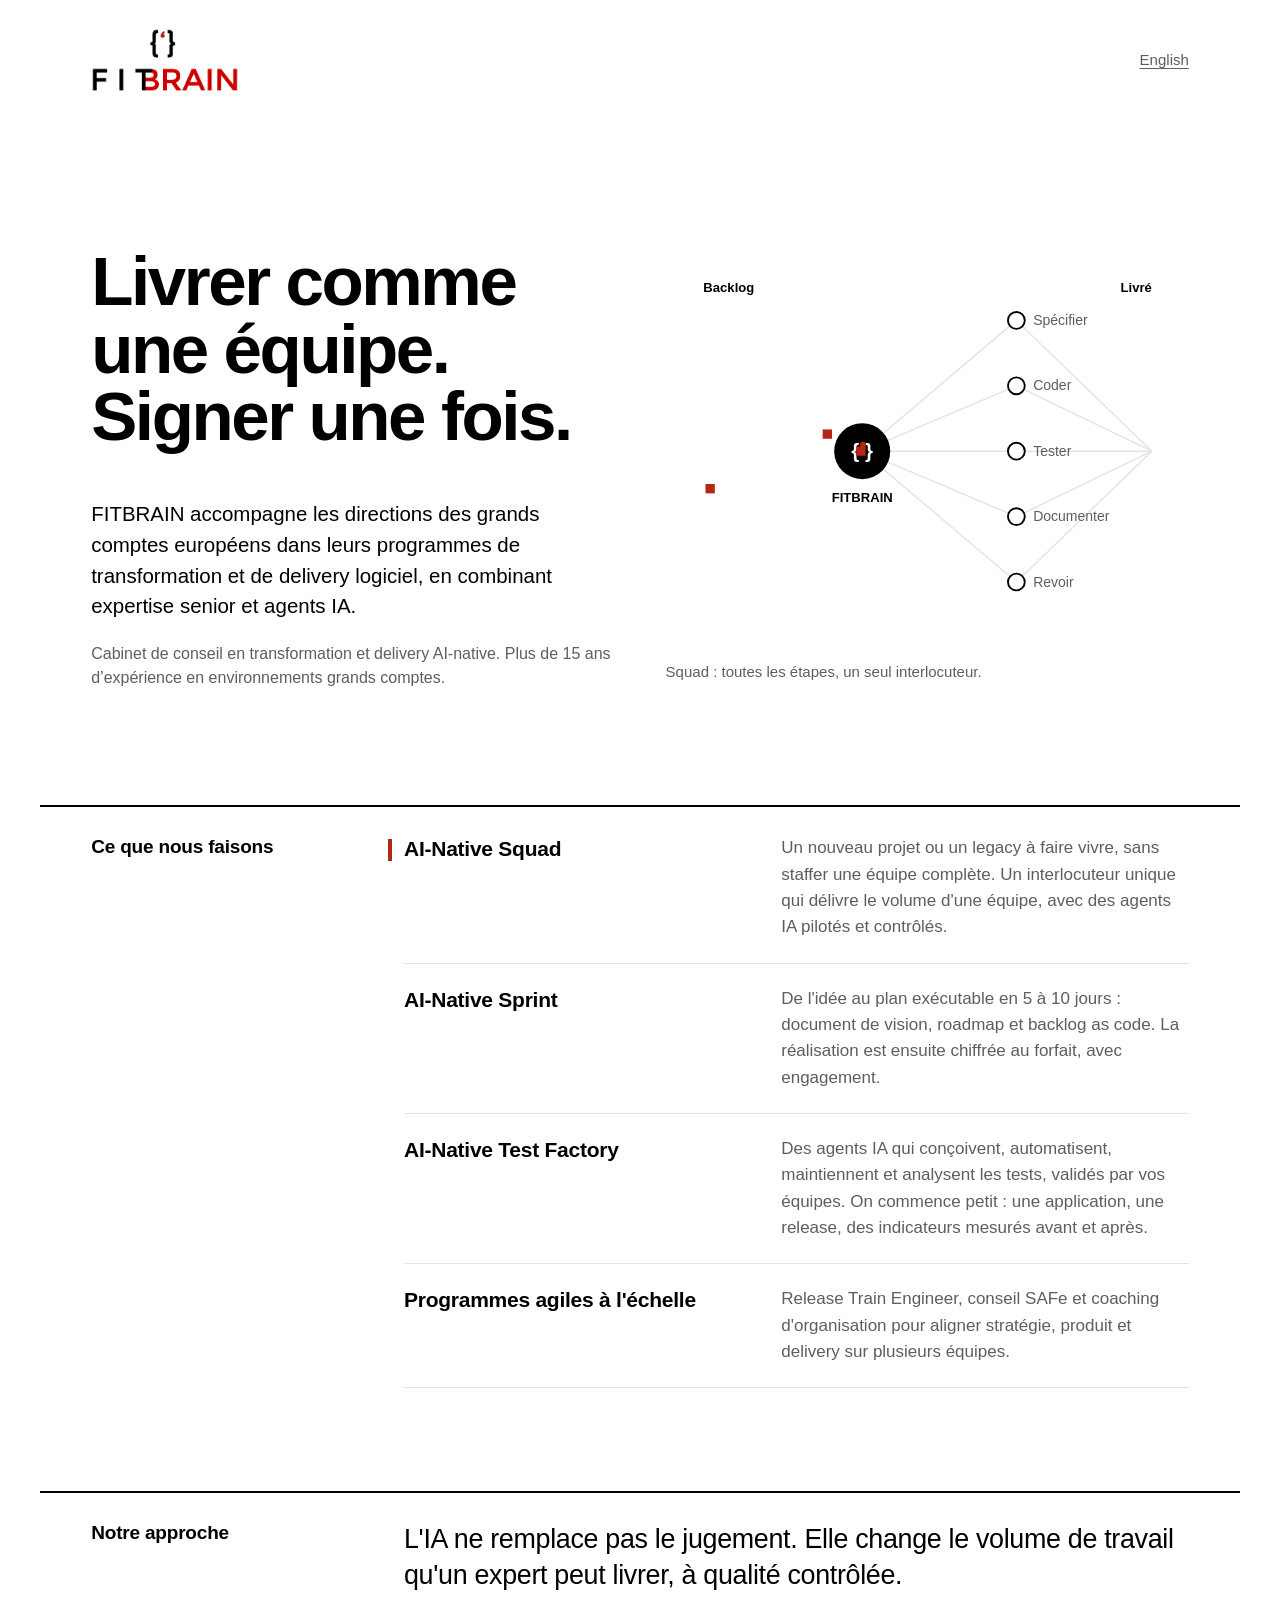
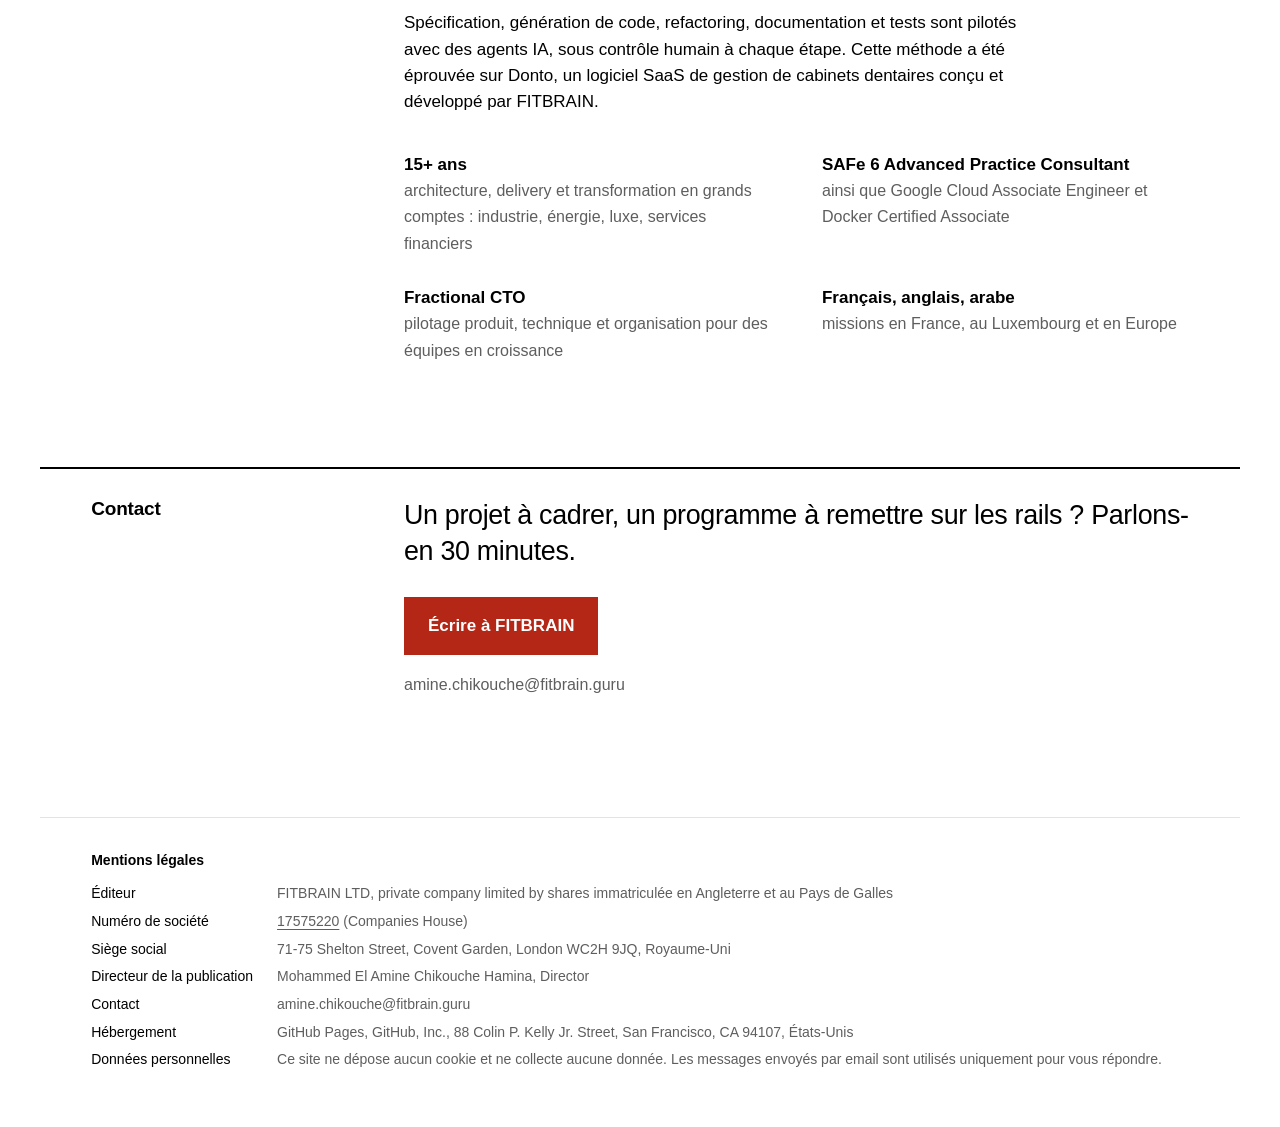
<file: index.html>
<!doctype html>
<html lang="fr">
<head>
  <meta charset="utf-8">
  <meta name="viewport" content="width=device-width, initial-scale=1">
  <title>FITBRAIN — Conseil en transformation et delivery AI-native</title>
  <meta name="description" content="FITBRAIN accompagne les grands comptes européens : pilotage de programmes à l'échelle, delivery logiciel avec agents IA, test factory AI-native.">
  <link rel="alternate" hreflang="en" href="en/index.html">
  <link rel="icon" href="favicon.ico" sizes="48x48">
  <link rel="icon" type="image/svg+xml" href="favicon.svg">
  <link rel="icon" type="image/png" sizes="96x96" href="favicon.png">
  <link rel="apple-touch-icon" href="apple-touch-icon.png">
  <link rel="stylesheet" href="style.css">
</head>
<body>
  <header class="wrap top">
    <a class="brand" href="index.html" aria-label="FITBRAIN, accueil"><img src="logo-fitbrain.png" alt="FITBRAIN" width="148" height="64"></a>
    <a class="lang" href="en/index.html" hreflang="en" lang="en">English</a>
  </header>

  <main>
    <section class="wrap hero">
      <div class="copy">
      <h1><span>Livrer comme</span><span>une équipe.</span><span>Signer une fois.</span></h1>
      <p>FITBRAIN accompagne les directions des grands comptes européens dans leurs programmes de transformation et de delivery logiciel, en combinant expertise senior et agents IA.</p>
      <p class="who">Cabinet de conseil en transformation et delivery AI-native. Plus de 15 ans d’expérience en environnements grands comptes.</p>
      </div>
      <figure class="viz">
        <svg id="flow" data-lang="fr" viewBox="0 0 560 420" role="img" aria-label="Schéma animé : des tâches passent du backlog à FITBRAIN, puis à ses agents IA, jusqu’à la livraison."></svg>
        <figcaption id="flow-caption" aria-live="polite"></figcaption>
      </figure>
    </section>

    <section class="wrap block" aria-labelledby="offres">
      <h2 id="offres">Ce que nous faisons</h2>
      <ul class="rows">
        <li data-mode="squad" tabindex="0">
          <h3>AI-Native Squad</h3>
          <p>Un nouveau projet ou un legacy à faire vivre, sans staffer une équipe complète. Un interlocuteur unique qui délivre le volume d'une équipe, avec des agents IA pilotés et contrôlés.</p>
        </li>
        <li data-mode="sprint" tabindex="0">
          <h3>AI-Native Sprint</h3>
          <p>De l'idée au plan exécutable en 5 à 10 jours : document de vision, roadmap et backlog as code. La réalisation est ensuite chiffrée au forfait, avec engagement.</p>
        </li>
        <li data-mode="tests" tabindex="0">
          <h3>AI-Native Test Factory</h3>
          <p>Des agents IA qui conçoivent, automatisent, maintiennent et analysent les tests, validés par vos équipes. On commence petit : une application, une release, des indicateurs mesurés avant et après.</p>
        </li>
        <li data-mode="safe" tabindex="0">
          <h3>Programmes agiles à l'échelle</h3>
          <p>Release Train Engineer, conseil SAFe et coaching d'organisation pour aligner stratégie, produit et delivery sur plusieurs équipes.</p>
        </li>
      </ul>
    </section>

    <section class="wrap block" aria-labelledby="approche">
      <h2 id="approche">Notre approche</h2>
      <div>
        <p class="lead">L'IA ne remplace pas le jugement. Elle change le volume de travail qu'un expert peut livrer, à qualité contrôlée.</p>
        <div class="body">
          <p>Spécification, génération de code, refactoring, documentation et tests sont pilotés avec des agents IA, sous contrôle humain à chaque étape. Cette méthode a été éprouvée sur Donto, un logiciel SaaS de gestion de cabinets dentaires conçu et développé par FITBRAIN.</p>
        </div>
        <div class="facts">
          <div><strong>15+ ans</strong><span>architecture, delivery et transformation en grands comptes : industrie, énergie, luxe, services financiers</span></div>
          <div><strong>SAFe 6 Advanced Practice Consultant</strong><span>ainsi que Google Cloud Associate Engineer et Docker Certified Associate</span></div>
          <div><strong>Fractional CTO</strong><span>pilotage produit, technique et organisation pour des équipes en croissance</span></div>
          <div><strong>Français, anglais, arabe</strong><span>missions en France, au Luxembourg et en Europe</span></div>
        </div>
      </div>
    </section>

    <section class="wrap block contact" aria-labelledby="contact">
      <h2 id="contact">Contact</h2>
      <div>
        <p class="lead">Un projet à cadrer, un programme à remettre sur les rails ? Parlons-en 30 minutes.</p>
        <a class="button" href="mailto:amine.chikouche@fitbrain.guru?subject=Prise%20de%20contact%20FITBRAIN">Écrire à FITBRAIN</a>
        <p class="alt">amine.chikouche@fitbrain.guru</p>
      </div>
    </section>
  </main>

  <footer class="wrap legal" aria-labelledby="mentions">
    <h2 id="mentions">Mentions légales</h2>
    <dl>
      <dt>Éditeur</dt><dd>FITBRAIN LTD, private company limited by shares immatriculée en Angleterre et au Pays de Galles</dd>
      <dt>Numéro de société</dt><dd><a href="https://find-and-update.company-information.service.gov.uk/company/17575220">17575220</a> (Companies House)</dd>
      <dt>Siège social</dt><dd>71-75 Shelton Street, Covent Garden, London WC2H 9JQ, Royaume-Uni</dd>
      <dt>Directeur de la publication</dt><dd>Mohammed El Amine Chikouche Hamina, Director</dd>
      <dt>Contact</dt><dd>amine.chikouche@fitbrain.guru</dd>
      <dt>Hébergement</dt><dd>GitHub Pages, GitHub, Inc., 88 Colin P. Kelly Jr. Street, San Francisco, CA 94107, États-Unis</dd>
      <dt>Données personnelles</dt><dd>Ce site ne dépose aucun cookie et ne collecte aucune donnée. Les messages envoyés par email sont utilisés uniquement pour vous répondre.</dd>
    </dl>
  </footer>
  <script src="flow.js" defer></script>
</body>
</html>
</file>
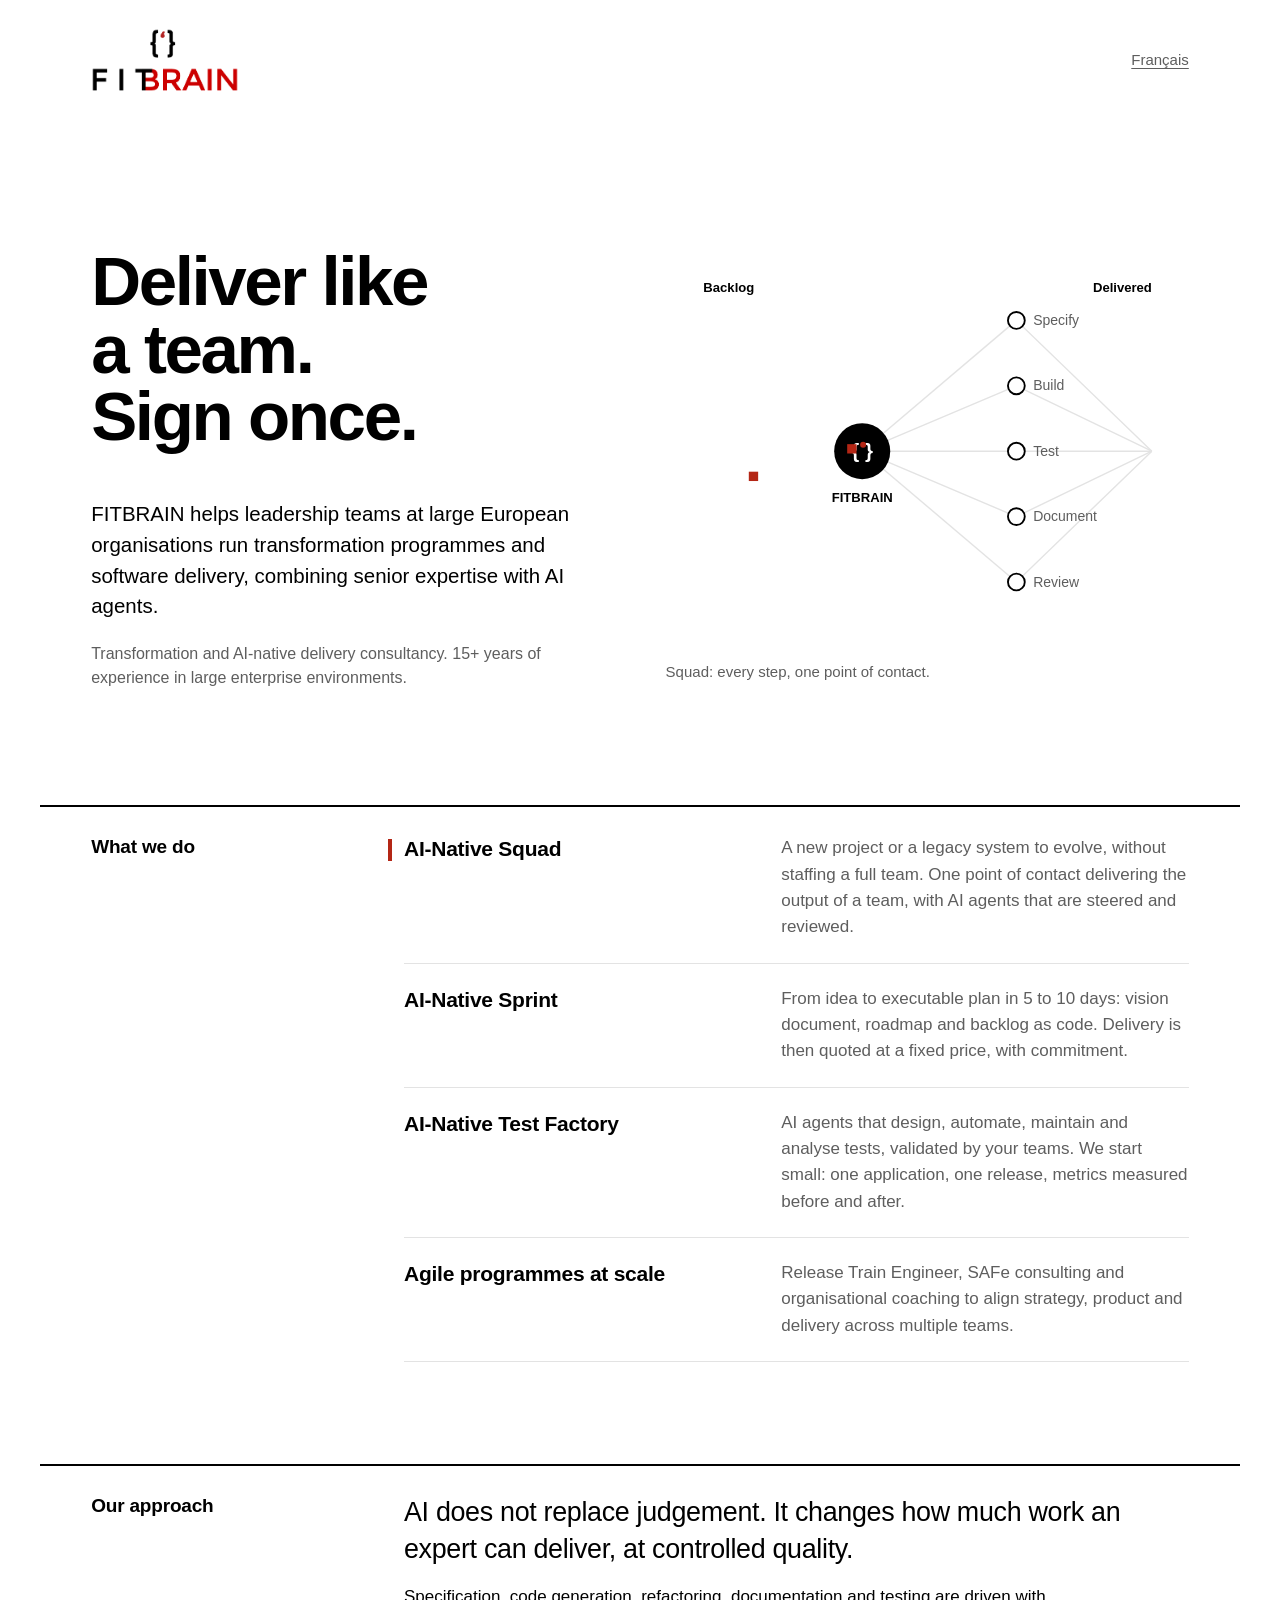
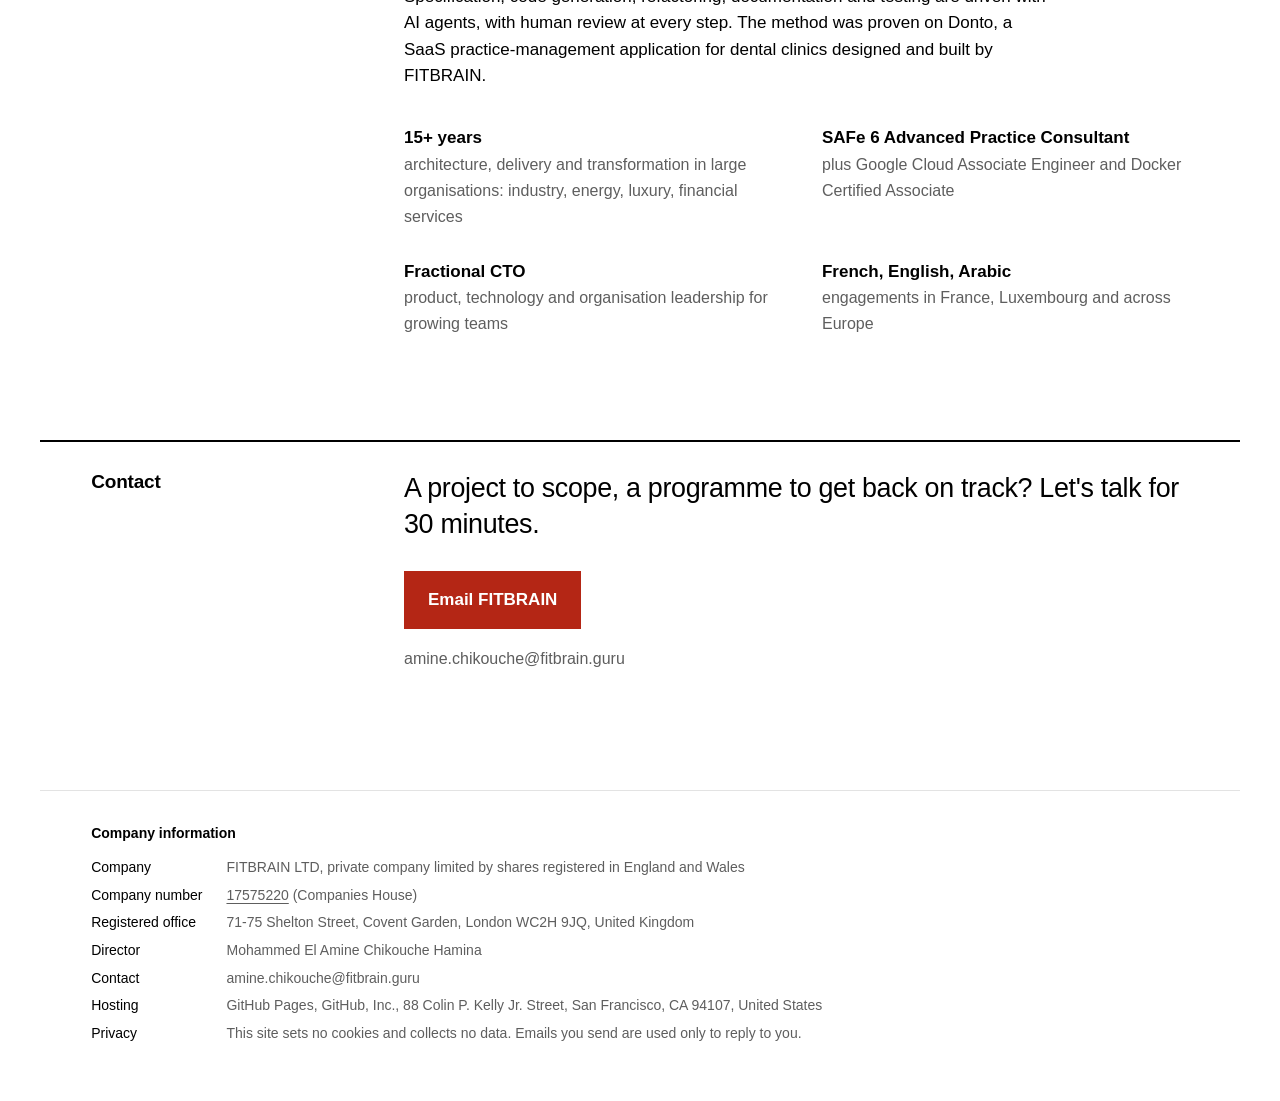
<file: en/index.html>
<!doctype html>
<html lang="en">
<head>
  <meta charset="utf-8">
  <meta name="viewport" content="width=device-width, initial-scale=1">
  <title>FITBRAIN — Transformation and AI-native delivery consultancy</title>
  <meta name="description" content="FITBRAIN supports large European organisations: programme management at scale, software delivery with AI agents, AI-native test factory.">
  <link rel="alternate" hreflang="fr" href="../index.html">
  <link rel="icon" href="../favicon.ico" sizes="48x48">
  <link rel="icon" type="image/svg+xml" href="../favicon.svg">
  <link rel="icon" type="image/png" sizes="96x96" href="../favicon.png">
  <link rel="apple-touch-icon" href="../apple-touch-icon.png">
  <link rel="stylesheet" href="../style.css">
</head>
<body>
  <header class="wrap top">
    <a class="brand" href="index.html" aria-label="FITBRAIN, home"><img src="../logo-fitbrain.png" alt="FITBRAIN" width="148" height="64"></a>
    <a class="lang" href="../index.html" hreflang="fr" lang="fr">Français</a>
  </header>

  <main>
    <section class="wrap hero">
      <div class="copy">
      <h1><span>Deliver like</span><span>a team.</span><span>Sign once.</span></h1>
      <p>FITBRAIN helps leadership teams at large European organisations run transformation programmes and software delivery, combining senior expertise with AI agents.</p>
      <p class="who">Transformation and AI-native delivery consultancy. 15+ years of experience in large enterprise environments.</p>
      </div>
      <figure class="viz">
        <svg id="flow" data-lang="en" viewBox="0 0 560 420" role="img" aria-label="Animated diagram: tasks flow from the backlog to FITBRAIN, then to its AI agents, through to delivery."></svg>
        <figcaption id="flow-caption" aria-live="polite"></figcaption>
      </figure>
    </section>

    <section class="wrap block" aria-labelledby="services">
      <h2 id="services">What we do</h2>
      <ul class="rows">
        <li data-mode="squad" tabindex="0">
          <h3>AI-Native Squad</h3>
          <p>A new project or a legacy system to evolve, without staffing a full team. One point of contact delivering the output of a team, with AI agents that are steered and reviewed.</p>
        </li>
        <li data-mode="sprint" tabindex="0">
          <h3>AI-Native Sprint</h3>
          <p>From idea to executable plan in 5 to 10 days: vision document, roadmap and backlog as code. Delivery is then quoted at a fixed price, with commitment.</p>
        </li>
        <li data-mode="tests" tabindex="0">
          <h3>AI-Native Test Factory</h3>
          <p>AI agents that design, automate, maintain and analyse tests, validated by your teams. We start small: one application, one release, metrics measured before and after.</p>
        </li>
        <li data-mode="safe" tabindex="0">
          <h3>Agile programmes at scale</h3>
          <p>Release Train Engineer, SAFe consulting and organisational coaching to align strategy, product and delivery across multiple teams.</p>
        </li>
      </ul>
    </section>

    <section class="wrap block" aria-labelledby="approach">
      <h2 id="approach">Our approach</h2>
      <div>
        <p class="lead">AI does not replace judgement. It changes how much work an expert can deliver, at controlled quality.</p>
        <div class="body">
          <p>Specification, code generation, refactoring, documentation and testing are driven with AI agents, with human review at every step. The method was proven on Donto, a SaaS practice-management application for dental clinics designed and built by FITBRAIN.</p>
        </div>
        <div class="facts">
          <div><strong>15+ years</strong><span>architecture, delivery and transformation in large organisations: industry, energy, luxury, financial services</span></div>
          <div><strong>SAFe 6 Advanced Practice Consultant</strong><span>plus Google Cloud Associate Engineer and Docker Certified Associate</span></div>
          <div><strong>Fractional CTO</strong><span>product, technology and organisation leadership for growing teams</span></div>
          <div><strong>French, English, Arabic</strong><span>engagements in France, Luxembourg and across Europe</span></div>
        </div>
      </div>
    </section>

    <section class="wrap block contact" aria-labelledby="contact">
      <h2 id="contact">Contact</h2>
      <div>
        <p class="lead">A project to scope, a programme to get back on track? Let's talk for 30 minutes.</p>
        <a class="button" href="mailto:amine.chikouche@fitbrain.guru?subject=FITBRAIN%20enquiry">Email FITBRAIN</a>
        <p class="alt">amine.chikouche@fitbrain.guru</p>
      </div>
    </section>
  </main>

  <footer class="wrap legal" aria-labelledby="legal">
    <h2 id="legal">Company information</h2>
    <dl>
      <dt>Company</dt><dd>FITBRAIN LTD, private company limited by shares registered in England and Wales</dd>
      <dt>Company number</dt><dd><a href="https://find-and-update.company-information.service.gov.uk/company/17575220">17575220</a> (Companies House)</dd>
      <dt>Registered office</dt><dd>71-75 Shelton Street, Covent Garden, London WC2H 9JQ, United Kingdom</dd>
      <dt>Director</dt><dd>Mohammed El Amine Chikouche Hamina</dd>
      <dt>Contact</dt><dd>amine.chikouche@fitbrain.guru</dd>
      <dt>Hosting</dt><dd>GitHub Pages, GitHub, Inc., 88 Colin P. Kelly Jr. Street, San Francisco, CA 94107, United States</dd>
      <dt>Privacy</dt><dd>This site sets no cookies and collects no data. Emails you send are used only to reply to you.</dd>
    </dl>
  </footer>
  <script src="../flow.js" defer></script>
</body>
</html>
</file>
<file: style.css>
:root {
  --paper: #ffffff;
  --ink: #000000;
  --grey: #5e5e5e;
  --rule: #e3e3e3;
  --red: #b42615;
  --font: "Helvetica Neue", Helvetica, Arial, sans-serif;
  --gutter: clamp(16px, 4vw, 56px);
  --max: 1200px;
}

* { box-sizing: border-box; }

html { -webkit-text-size-adjust: 100%; }

body {
  margin: 0;
  background: var(--paper);
  color: var(--ink);
  font-family: var(--font);
  font-size: 17px;
  line-height: 1.55;
  -webkit-font-smoothing: antialiased;
}

a { color: inherit; text-decoration-thickness: 1px; text-underline-offset: 3px; }
a:hover { color: var(--red); }
:focus-visible { outline: 2px solid var(--red); outline-offset: 3px; }

.wrap { max-width: var(--max); margin: 0 auto; padding: 0 var(--gutter); }

/* Header */
.top {
  display: flex; align-items: center; justify-content: space-between;
  padding-top: 28px; padding-bottom: 28px;
}
.brand { display: inline-block; line-height: 0; }
.brand img { height: 64px; width: auto; display: block; }
.lang { font-size: 15px; color: var(--grey); }

/* Hero */
.hero { padding-top: clamp(48px, 10vw, 140px); padding-bottom: clamp(56px, 9vw, 120px); }
.hero h1 {
  margin: 0;
  font-size: clamp(44px, 5.4vw, 80px);
  line-height: 0.98;
  letter-spacing: -0.035em;
  font-weight: 700;
}
.hero h1 span { display: block; }
@media (min-width: 761px) { .hero h1 span { white-space: nowrap; } }
.hero p {
  margin: clamp(28px, 4vw, 48px) 0 0;
  max-width: 34em;
  font-size: clamp(18px, 1.6vw, 21px);
  line-height: 1.5;
  color: var(--ink);
}
.hero .who { color: var(--grey); font-size: 16px; margin-top: 20px; }

@media (prefers-reduced-motion: no-preference) {
  .hero h1 span { opacity: 0; transform: translateY(0.25em); animation: rise 700ms cubic-bezier(.2,.7,.2,1) forwards; }
  .hero h1 span:nth-child(2) { animation-delay: 120ms; }
  .hero h1 span:nth-child(3) { animation-delay: 240ms; }
}
@keyframes rise { to { opacity: 1; transform: none; } }

/* Sections: asymmetric grid, narrow title column */
.block {
  display: grid;
  grid-template-columns: minmax(0, 3fr) minmax(0, 9fr);
  gap: 24px var(--gutter);
  border-top: 2px solid var(--ink);
  padding-top: 28px;
  padding-bottom: clamp(56px, 8vw, 104px);
}
.block > h2 {
  margin: 0;
  font-size: 19px;
  font-weight: 700;
  letter-spacing: -0.01em;
  line-height: 1.3;
}
.block > div > p:first-child { margin-top: 0; }
.lead { font-size: clamp(21px, 2.1vw, 27px); line-height: 1.35; letter-spacing: -0.012em; margin: 0 0 8px; max-width: 30em; }
.body { max-width: 38em; }

/* Offers: rows separated by hairlines */
.rows { margin: 0; padding: 0; list-style: none; }
.rows li {
  display: grid;
  grid-template-columns: minmax(0, 4fr) minmax(0, 5fr);
  gap: 8px var(--gutter);
  padding: 22px 0;
  border-bottom: 1px solid var(--rule);
}
.rows li:first-child { padding-top: 0; }
.rows h3 { margin: 0; font-size: 21px; line-height: 1.3; letter-spacing: -0.012em; font-weight: 700; }
.rows p { margin: 0; color: var(--grey); max-width: 34em; }

.facts { display: grid; grid-template-columns: repeat(2, minmax(0, 1fr)); gap: 28px var(--gutter); margin-top: 36px; }
.facts strong { display: block; font-size: 17px; }
.facts span { color: var(--grey); font-size: 16px; }

/* Contact */
.contact .lead { margin-bottom: 28px; }
.button {
  display: inline-block;
  background: var(--red);
  color: #fff;
  text-decoration: none;
  font-weight: 700;
  padding: 16px 24px;
  font-size: 17px;
}
.button:hover { background: var(--ink); color: #fff; }
.contact .alt { margin-top: 18px; color: var(--grey); font-size: 16px; }

/* Legal footer */
.legal { border-top: 1px solid var(--rule); padding-top: 32px; padding-bottom: 56px; font-size: 14px; color: var(--grey); }
.legal h2 { font-size: 14px; color: var(--ink); margin: 0 0 12px; font-weight: 700; }
.legal dl { display: grid; grid-template-columns: max-content 1fr; gap: 6px 24px; margin: 0; }
.legal dt { color: var(--ink); }
.legal dd { margin: 0; }

@media (max-width: 760px) {
  body { font-size: 16px; }
  .block { grid-template-columns: 1fr; }
  .rows li { grid-template-columns: 1fr; }
  .facts { grid-template-columns: 1fr; }
  .legal dl { grid-template-columns: 1fr; gap: 2px; }
  .legal dd { margin-bottom: 10px; }
}

/* Hero with live flow diagram */
.hero { display: grid; grid-template-columns: minmax(0, 6fr) minmax(0, 6fr); gap: 32px var(--gutter); align-items: center; }
.hero .copy { min-width: 0; }
.viz { margin: 0; }
.viz svg { width: 100%; height: auto; display: block; overflow: visible; }
.viz figcaption { margin-top: 12px; font-size: 15px; color: var(--grey); min-height: 1.5em; }
#flow .links line { stroke: var(--rule); stroke-width: 1.5; }
#flow .cap { font: 700 14px var(--font); fill: var(--ink); }
#flow .agent circle { fill: var(--paper); stroke: var(--ink); stroke-width: 2; transition: fill 200ms, stroke 200ms; }
#flow .agent text { font: 15px var(--font); fill: var(--grey); transition: fill 200ms; }
#flow .agent.lit circle { fill: var(--red); stroke: var(--red); }
#flow .agent.lit text { fill: var(--ink); }
#flow .you { fill: var(--ink); }
#flow .you-label { font: 700 22px var(--font); fill: var(--paper); }
#flow .tokens rect { fill: var(--red); }
#flow .stack rect { fill: var(--ink); }

/* Offer rows drive the diagram */
.rows li[data-mode] { cursor: pointer; transition: padding-left 200ms; position: relative; }
.rows li[data-mode]::before { content: ""; position: absolute; left: -16px; top: 26px; width: 4px; height: 0; background: var(--red); transition: height 200ms; }
.rows li[data-mode].is-active::before { height: 22px; }
.rows li[data-mode]:first-child::before { top: 4px; }
.rows li[data-mode]:focus-visible { outline: 2px solid var(--red); outline-offset: 4px; }

@media (max-width: 960px) {
  .hero { grid-template-columns: 1fr; }
}
@media (prefers-reduced-motion: reduce) {
  .rows li[data-mode], .rows li[data-mode]::before { transition: none; }
}
#flow .you-tick { fill: var(--red); }
</file>
